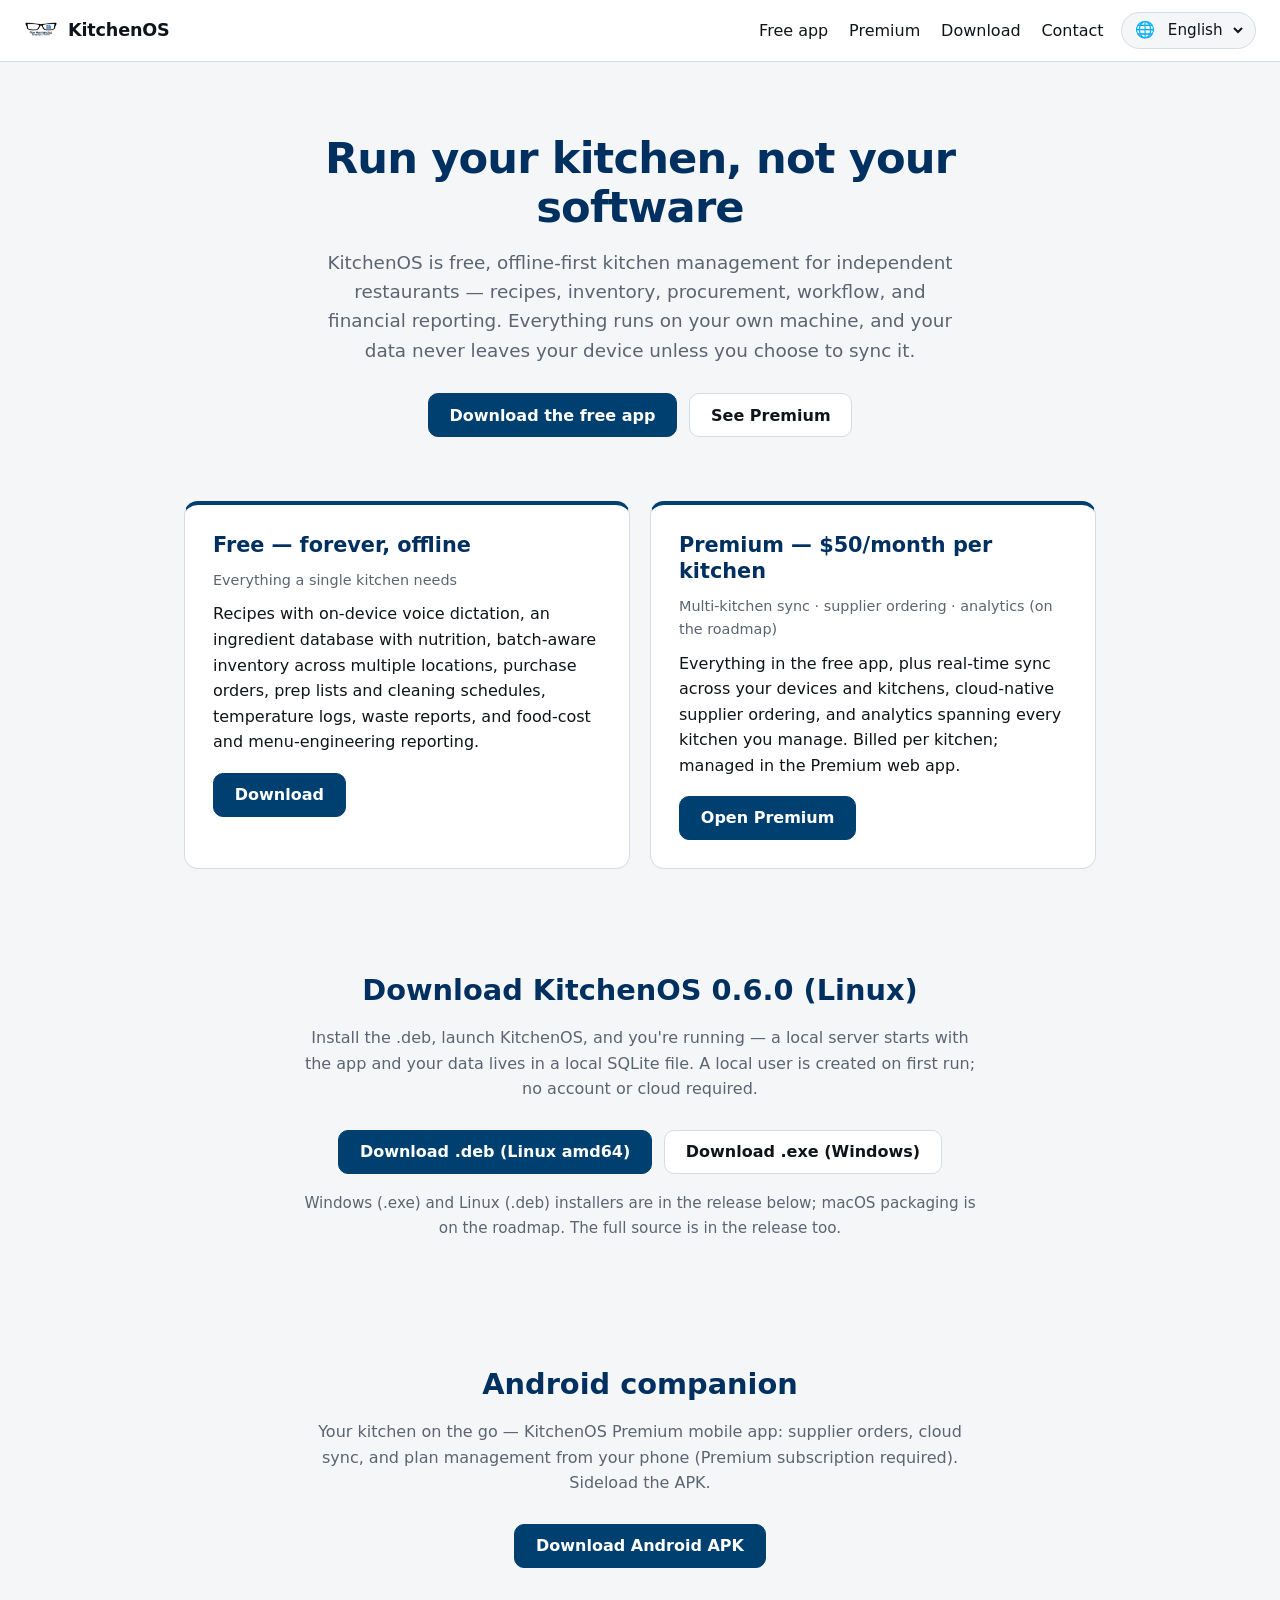
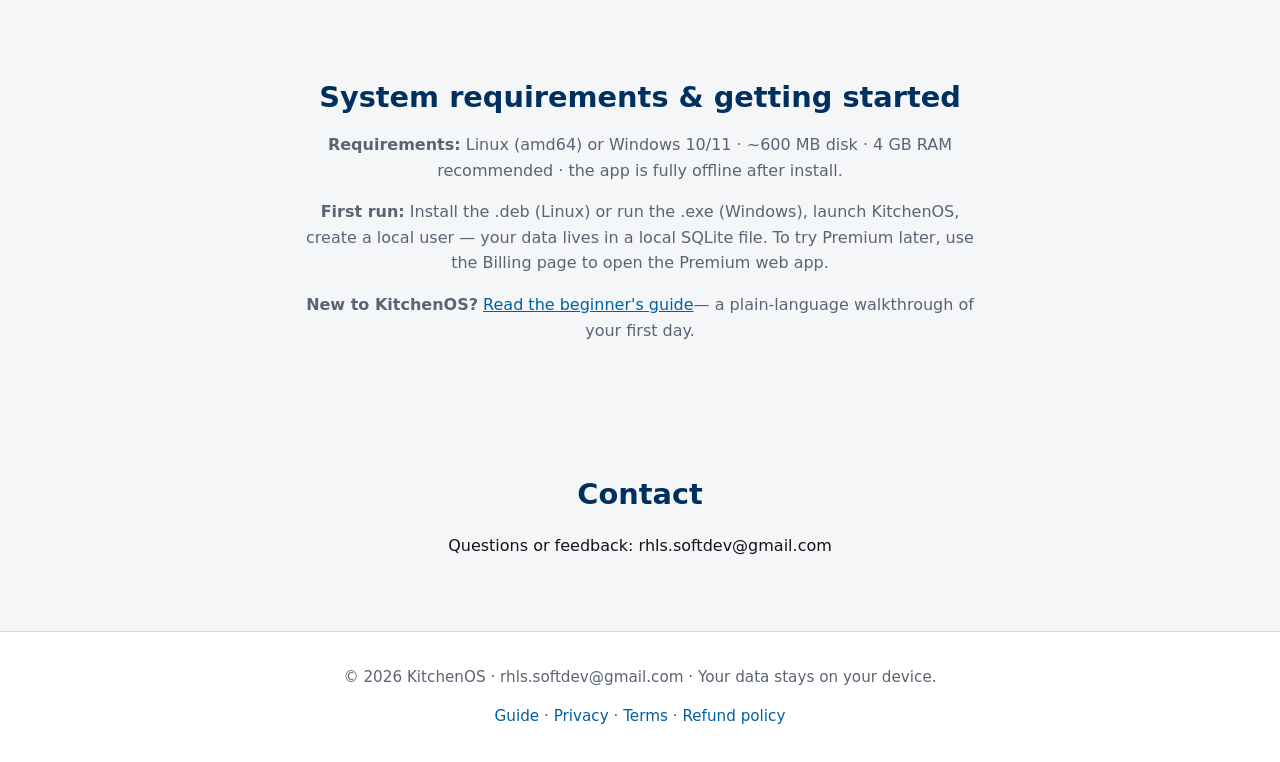
<file: index.html>
<!doctype html>
<html lang="en">
	<head>
		<meta charset="UTF-8" />
		<meta name="viewport" content="width=device-width, initial-scale=1.0" />
		<title>KitchenOS — offline-first kitchen management for independent restaurants</title>
		<meta
			name="description"
			content="KitchenOS — free, offline-first kitchen management for independent restaurants. Recipes, inventory, procurement, workflow, and financial reporting — your data stays on your device. Premium adds multi-kitchen sync, supplier ordering, and cross-kitchen analytics."
		/>
		<link rel="icon" type="image/png" href="favicon.png" />
		<meta property="og:title" content="KitchenOS" />
		<meta property="og:description" content="Free, offline-first kitchen management for independent restaurants — recipes, inventory, procurement, workflow, and financial reporting. Your data stays on your device. Premium adds multi-kitchen sync and supplier ordering." />
		<meta property="og:site_name" content="KitchenOS" />
		<meta property="og:type" content="website" />
		<meta property="og:url" content="https://rhls-softdev.github.io/kitchenos-launch/" />
		<meta property="og:image" content="https://rhls-softdev.github.io/kitchenos-launch/og-image.png" />
		<meta name="twitter:card" content="summary" />
		<meta name="twitter:title" content="KitchenOS — run your kitchen, not your software" />
		<meta name="twitter:description" content="Free, offline-first kitchen management for independent restaurants — recipes, inventory, procurement, workflow, and financial reporting. Your data stays on your device." />
		<meta name="twitter:image" content="https://rhls-softdev.github.io/kitchenos-launch/og-image.png" />
		<meta name="theme-color" content="#004070" />
		<link rel="canonical" href="https://rhls-softdev.github.io/kitchenos-launch/" />
		
		<script type="application/ld+json">
		{
			"@context": "https://schema.org",
			"@type": "WebApplication",
			"name": "KitchenOS",
			"description": "Offline-first kitchen management for independent restaurants.",
			"url": "https://rhls-softdev.github.io/kitchenos-launch/premium/",
			"applicationCategory": "UtilityApplication"
		}
		</script>
		<link rel="stylesheet" href="styles.css" />
	</head>
	<body>
		<header class="topbar">
			<a class="brand-lockup" href="index.html">
				<img src="rhls-logo-sm.png" alt="RHLS" class="topbar-logo" />
				<span class="brand">KitchenOS</span>
			</a>
			<div class="topbar-end">
				<nav>
					<a href="#free" data-i18n="kos.nav.free">Free app</a>
					<a href="#premium" data-i18n="kos.nav.premium">Premium</a>
					<a href="#download" data-i18n="kos.nav.download">Download</a>
					<a href="#contact" data-i18n="kos.nav.contact">Contact</a>
				</nav>
				<div class="lang-bar">
					<label for="lang-select">🌐</label>
					<select id="lang-select" aria-label="Language"></select>
				</div>
			</div>
		</header>

		<section class="hero">
			<h1><span data-i18n="kos.hero.title">Run your kitchen, not your software</span></h1>
			<p data-i18n="kos.hero.sub">KitchenOS is free, offline-first kitchen management for independent restaurants — recipes, inventory, procurement, workflow, and financial reporting. Everything runs on your own machine, and your data never leaves your device unless you choose to sync it.</p>
			<div class="hero-actions">
				<a class="btn btn-primary" href="#download" data-i18n="kos.hero.cta.dl">Download the free app</a>
				<a class="btn" href="premium/" data-i18n="kos.hero.cta.premium">See Premium</a>
			</div>
		</section>

		<main class="products">
			<article class="card" id="free">
				<h2 data-i18n="kos.card.free.title">Free — forever, offline</h2>
				<p class="tag" data-i18n="kos.card.free.tag">Everything a single kitchen needs</p>
				<p data-i18n="kos.card.free.body">Recipes with on-device voice dictation, an ingredient database with nutrition, batch-aware inventory across multiple locations, purchase orders, prep lists and cleaning schedules, temperature logs, waste reports, and food-cost and menu-engineering reporting.</p>
				<div class="card-actions">
			<a class="btn btn-primary" href="#download" data-i18n="kos.card.free.cta">Download</a>
				</div>
			</article>

			<article class="card" id="premium">
				<h2 data-i18n="kos.card.premium.title">Premium — $50/month per kitchen</h2>
				<p class="tag" data-i18n="kos.card.premium.tag">Multi-kitchen sync · supplier ordering · analytics (on the roadmap)</p>
				<p data-i18n="kos.card.premium.body">Everything in the free app, plus real-time sync across your devices and kitchens, cloud-native supplier ordering, and analytics spanning every kitchen you manage. Billed per kitchen; managed in the Premium web app.</p>
				<div class="card-actions">
					<a class="btn btn-primary" href="premium/" data-i18n="kos.card.premium.cta">Open Premium</a>
				</div>
			</article>
		</main>

		<section id="download" class="download">
			<h2 data-i18n="kos.dl.title">Download KitchenOS 0.6.0 (Linux)</h2>
			<p data-i18n="kos.dl.body">Install the .deb, launch KitchenOS, and you're running — a local server starts with the app and your data lives in a local SQLite file. A local user is created on first run; no account or cloud required.</p>
			<div class="hero-actions">
				<a class="btn btn-primary" id="deb-download"
					href="https://github.com/RHLS-softdev/kitchenos-launch/releases/latest/download/KitchenOS-0.6.0-linux-amd64.deb" data-i18n="kos.dl.cta">Download .deb (Linux amd64)</a>
				<a class="btn" id="exe-download"
					href="https://github.com/RHLS-softdev/kitchenos-launch/releases/latest/download/KitchenOS-0.6.0-win64.exe">Download .exe (Windows)</a>
			</div>
			<p class="muted-note">
				Windows (.exe) and Linux (.deb) installers are in the release below;
				macOS packaging is on the roadmap. The full source is in the release too.
			</p>
		</section>

		<section id="android" class="download">
			<h2 data-i18n="kos.android.title">Android companion</h2>
			<p data-i18n="kos.android.body">Your kitchen on the go — KitchenOS Premium mobile app: supplier orders, cloud sync, and plan management from your phone (Premium subscription required). Sideload the APK.</p>
			<div class="hero-actions">
				<a class="btn btn-primary" id="apk-download" href="https://github.com/RHLS-softdev/kitchenos-launch/releases/latest/download/KitchenOS-Premium-0.6.0-android.apk" data-i18n="kos.android.cta">Download Android APK</a>
			</div>
		</section>

		<section id="requirements" class="download">
			<h2 data-i18n="kos.req.title">System requirements &amp; getting started</h2>
			<p><strong data-i18n="kos.req.reqLabel">Requirements:</strong> <span data-i18n="kos.req.reqBody">Linux (amd64) or Windows 10/11 · ~600 MB disk · 4 GB RAM recommended · the app is fully offline after install.</span></p>
			<p><strong data-i18n="kos.req.firstLabel">First run:</strong> <span data-i18n="kos.req.firstBody">Install the .deb (Linux) or run the .exe (Windows), launch KitchenOS, create a local user — your data lives in a local SQLite file. To try Premium later, use the Billing page to open the Premium web app.</span></p>
			<p><strong data-i18n="kos.req.newLabel">New to KitchenOS?</strong> <a href="guide.html" data-i18n="kos.req.guideLink">Read the beginner's guide</a><span data-i18n="kos.req.newAfter"> — a plain-language walkthrough of your first day.</span></p>
		</section>

		<section id="contact" class="contact">
			<h2 data-i18n="kos.contact.title">Contact</h2>
			<p>
				<span data-i18n="kos.contact.body">Questions or feedback: rhls.softdev@gmail.com</span>
			</p>
		</section>

		<footer>
			<p>
				<span data-i18n="kos.footer">© 2026 KitchenOS · rhls.softdev@gmail.com · Your data stays on your device.</span>
			</p>
			<p class="legal-links"><a data-i18n="app.legal.guide" href="guide.html">Guide</a> · <a data-i18n="app.legal.privacy" href="privacy.html">Privacy</a> · <a data-i18n="app.legal.terms" href="terms.html">Terms</a> · <a data-i18n="app.legal.refund" href="refund.html">Refund policy</a></p>
		</footer>

		<script>
			document.getElementById("apk-download").href =
				"https://github.com/RHLS-softdev/kitchenos-launch/releases/latest/download/KitchenOS-Premium-0.6.0-android.apk";
			// Permanent release URLs (GitHub Releases on the launch repo).
			document.getElementById("deb-download").href =
				"https://github.com/RHLS-softdev/kitchenos-launch/releases/latest/download/KitchenOS-0.6.0-linux-amd64.deb";
		</script>
		<script src="localize/i18n-site.js"></script>
		<script>
			var switcher = document.getElementById("lang-select");
			window.i18n.init({
				renderSwitcher: function (locales, current, switchTo) {
					Object.keys(locales).forEach(function (tag) {
						var opt = document.createElement("option");
						opt.value = tag; opt.textContent = locales[tag].name;
						opt.selected = tag === current;
						switcher.appendChild(opt);
					});
					switcher.addEventListener("change", function () { switchTo(switcher.value); });
				}
			});
		</script>
	</body>
</html>
</file>
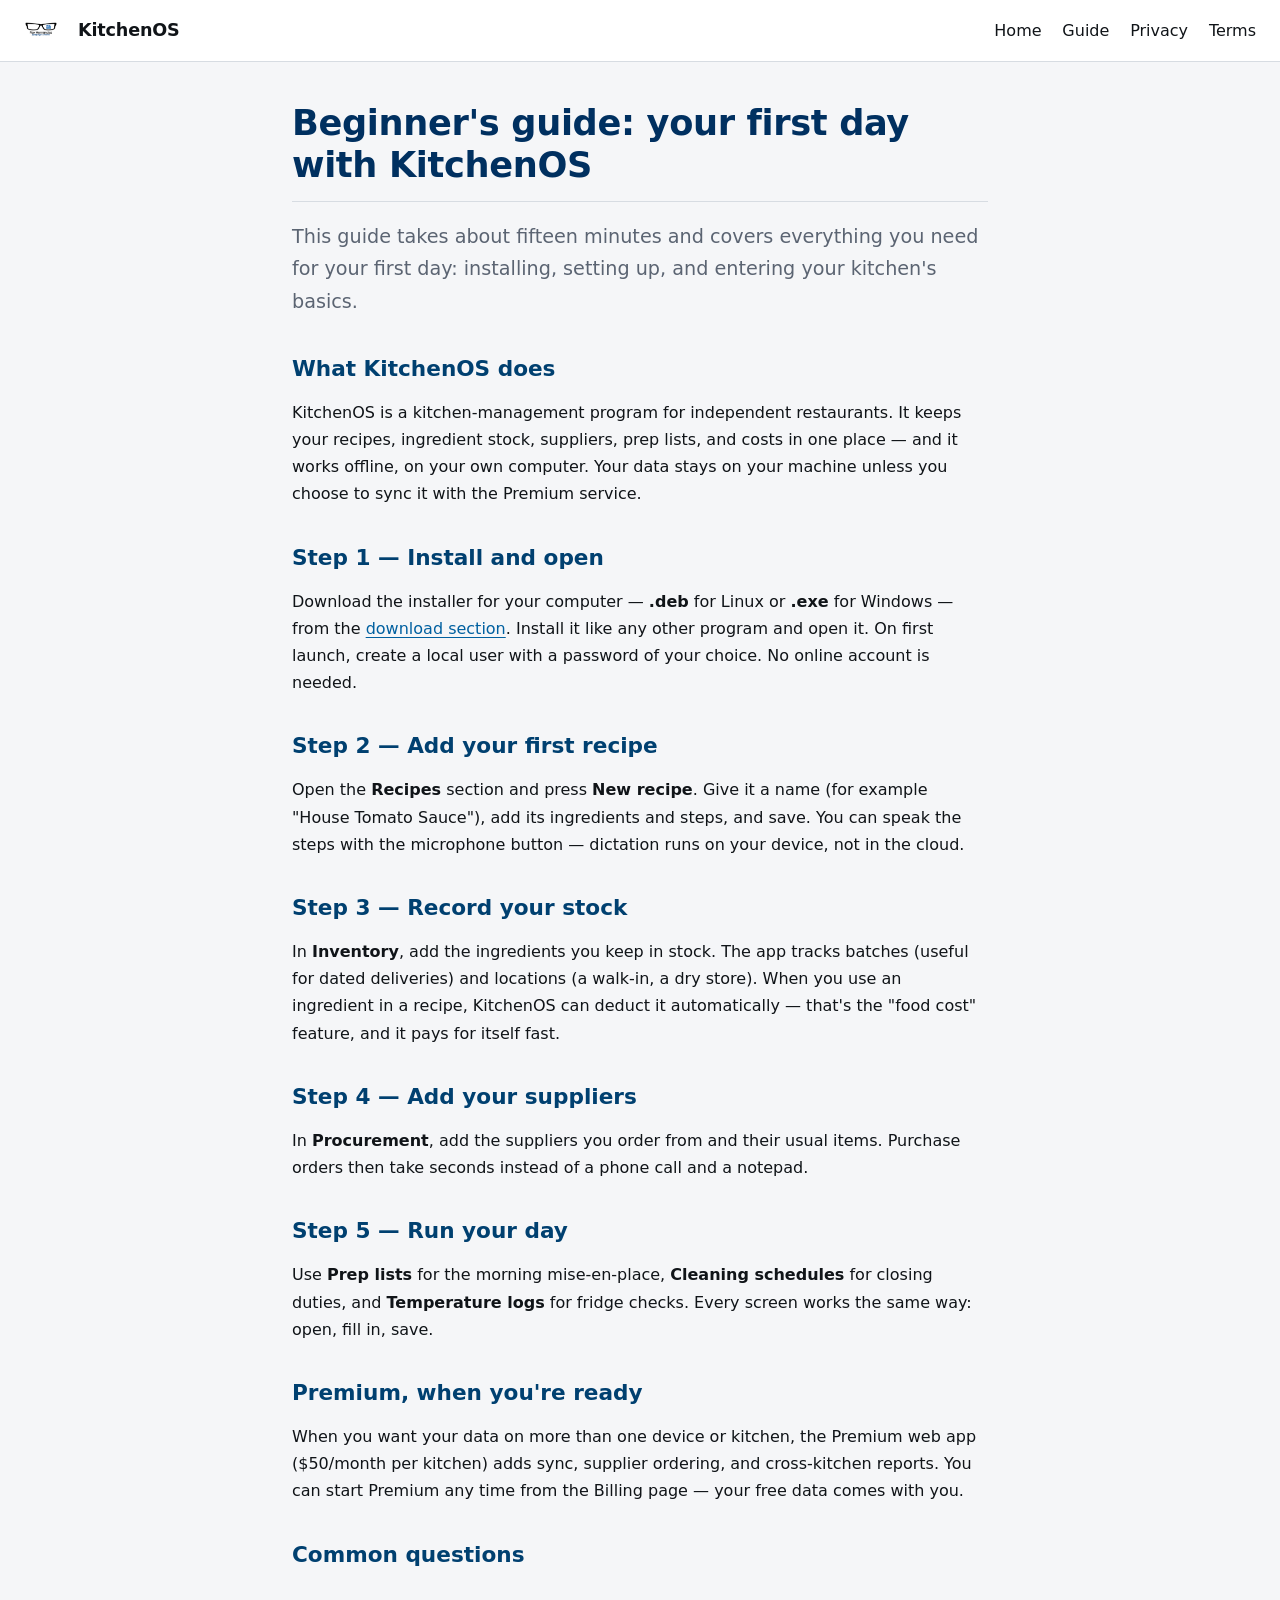
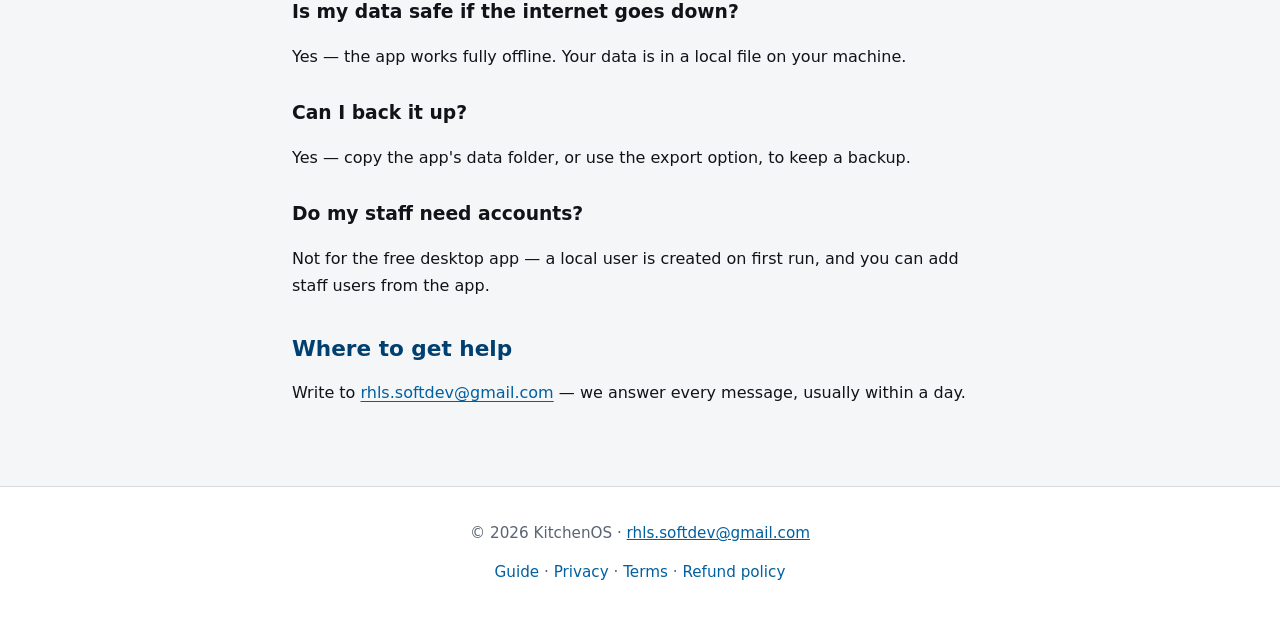
<file: guide.html>
<!doctype html>
<html lang="en">
	<head>
		<meta charset="UTF-8" />
		<meta name="viewport" content="width=device-width, initial-scale=1.0" />
		<title>Beginner's guide: your first day with KitchenOS — KitchenOS</title>
		<meta name="description" content="A plain-language guide to KitchenOS for restaurant owners and managers: install it, set up your kitchen, add your recipes and suppliers, and start your first day. No technical background needed." />
		<link rel="icon" type="image/png" href="favicon.png" />
		<meta property="og:title" content="Beginner's guide: your first day with KitchenOS — KitchenOS" />
		<meta property="og:type" content="website" />
		<meta property="og:url" content="https://rhls-softdev.github.io/kitchenos-launch/guide.html" />
		<meta property="og:image" content="https://rhls-softdev.github.io/kitchenos-launch/og-image.png" />
		<meta name="twitter:card" content="summary" />
		<link rel="canonical" href="https://rhls-softdev.github.io/kitchenos-launch/guide.html" />
		<link rel="stylesheet" href="styles.css" />
	</head>
	<body>
		<header class="topbar">
			<a href="index.html"><img src="rhls-logo-sm.png" alt="RHLS" class="topbar-logo" /></a>
			<span class="brand">KitchenOS</span>
			<nav>
				<a href="index.html">Home</a>
				<a href="guide.html">Guide</a>
				<a href="privacy.html">Privacy</a>
				<a href="terms.html">Terms</a>
			</nav>
		</header>
		<main class="legal">
			<h1>Beginner's guide: your first day with KitchenOS</h1>
			<p class="guide-lead">This guide takes about fifteen minutes and covers everything you need for your first day: installing, setting up, and entering your kitchen's basics.</p>
			<h2>What KitchenOS does</h2>
			<p>
				KitchenOS is a kitchen-management program for independent restaurants.
				It keeps your recipes, ingredient stock, suppliers, prep lists, and
				costs in one place — and it works offline, on your own computer. Your
				data stays on your machine unless you choose to sync it with the
				Premium service.
			</p>

			<h2>Step 1 — Install and open</h2>
			<p>
				Download the installer for your computer — <strong>.deb</strong> for
				Linux or <strong>.exe</strong> for Windows — from the
				<a href="index.html#download">download section</a>. Install it like any
				other program and open it. On first launch, create a local user with a
				password of your choice. No online account is needed.
			</p>

			<h2>Step 2 — Add your first recipe</h2>
			<p>
				Open the <strong>Recipes</strong> section and press
				<strong>New recipe</strong>. Give it a name (for example "House
				Tomato Sauce"), add its ingredients and steps, and save. You can speak
				the steps with the microphone button — dictation runs on your device,
				not in the cloud.
			</p>

			<h2>Step 3 — Record your stock</h2>
			<p>
				In <strong>Inventory</strong>, add the ingredients you keep in stock.
				The app tracks batches (useful for dated deliveries) and locations (a
				walk-in, a dry store). When you use an ingredient in a recipe,
				KitchenOS can deduct it automatically — that's the "food cost"
				feature, and it pays for itself fast.
			</p>

			<h2>Step 4 — Add your suppliers</h2>
			<p>
				In <strong>Procurement</strong>, add the suppliers you order from and
				their usual items. Purchase orders then take seconds instead of a
				phone call and a notepad.
			</p>

			<h2>Step 5 — Run your day</h2>
			<p>
				Use <strong>Prep lists</strong> for the morning mise-en-place,
				<strong>Cleaning schedules</strong> for closing duties, and
				<strong>Temperature logs</strong> for fridge checks. Every screen
				works the same way: open, fill in, save.
			</p>

			<h2>Premium, when you're ready</h2>
			<p>
				When you want your data on more than one device or kitchen, the
				Premium web app ($50/month per kitchen) adds sync, supplier ordering,
				and cross-kitchen reports. You can start Premium any time from the
				Billing page — your free data comes with you.
			</p>

			<h2>Common questions</h2>
			<h3>Is my data safe if the internet goes down?</h3>
			<p>Yes — the app works fully offline. Your data is in a local file on your machine.</p>
			<h3>Can I back it up?</h3>
			<p>Yes — copy the app's data folder, or use the export option, to keep a backup.</p>
			<h3>Do my staff need accounts?</h3>
			<p>Not for the free desktop app — a local user is created on first run, and you
				can add staff users from the app.</p>

			<h2>Where to get help</h2>
			<p>
				Write to <a href="mailto:rhls.softdev@gmail.com">rhls.softdev@gmail.com</a> —
				we answer every message, usually within a day.
			</p>
		</main>
		<footer>
			<p>&copy; 2026 KitchenOS &middot; <a href="mailto:rhls.softdev@gmail.com">rhls.softdev@gmail.com</a></p>
			<p class="legal-links"><a href="guide.html">Guide</a> &middot; <a href="privacy.html">Privacy</a> &middot; <a href="terms.html">Terms</a> &middot; <a href="refund.html">Refund policy</a></p>
		</footer>
	</body>
</html>
</file>
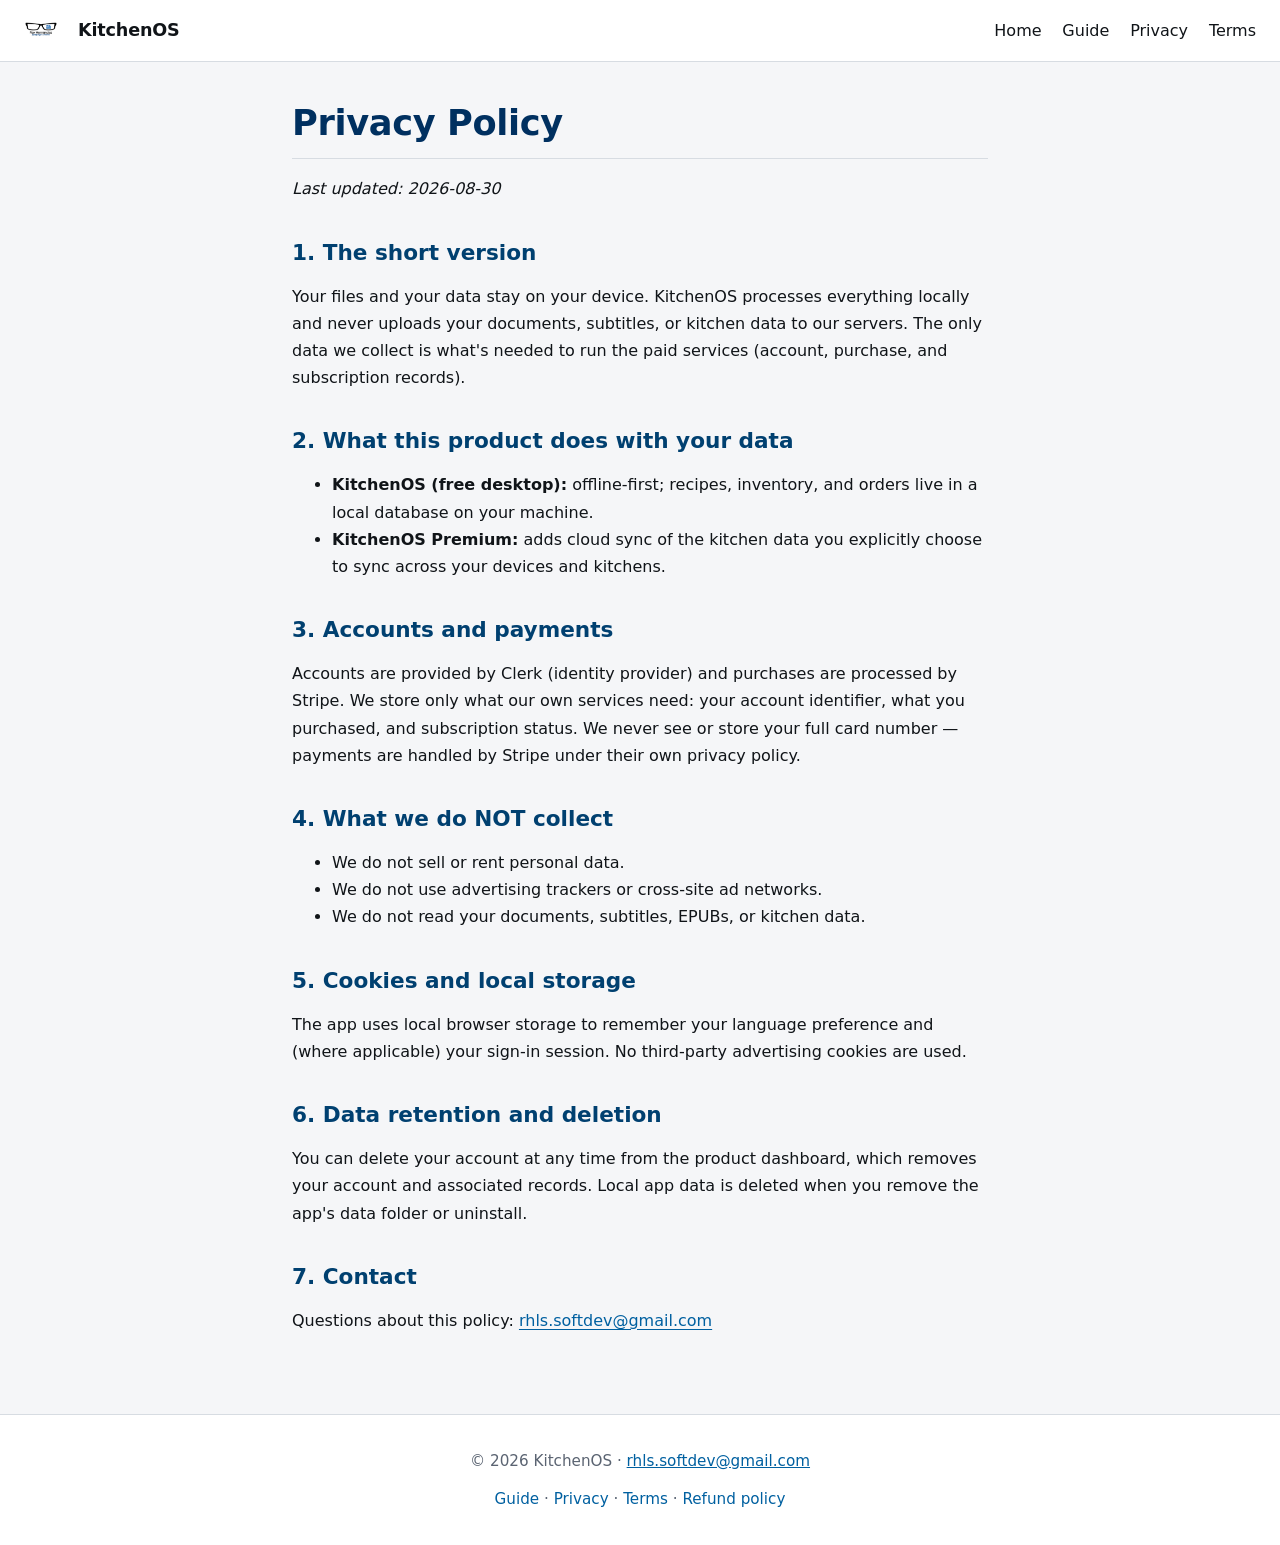
<file: privacy.html>
<!doctype html>
<html lang="en">
	<head>
		<meta charset="UTF-8" />
		<meta name="viewport" content="width=device-width, initial-scale=1.0" />
		<title>Privacy Policy — KitchenOS</title>
		<meta name="description" content="How KitchenOS (free desktop app and Premium web app) handle your data — what stays on your device, what we store, and what we never collect." />
		<link rel="icon" type="image/png" href="favicon.png" />
		<meta property="og:title" content="Privacy Policy — KitchenOS" />
		<meta property="og:type" content="website" />
		<meta property="og:url" content="https://rhls-softdev.github.io/kitchenos-launch/privacy.html" />
		<meta property="og:image" content="https://rhls-softdev.github.io/kitchenos-launch/og-image.png" />
		<meta name="twitter:card" content="summary" />
		<link rel="canonical" href="https://rhls-softdev.github.io/kitchenos-launch/privacy.html" />
		<link rel="stylesheet" href="styles.css" />
	</head>
	<body>
		<header class="topbar">
			<a href="index.html"><img src="rhls-logo-sm.png" alt="RHLS" class="topbar-logo" /></a>
			<span class="brand">KitchenOS</span>
			<nav>
				<a href="index.html">Home</a>
				<a href="guide.html">Guide</a>
				<a href="privacy.html">Privacy</a>
				<a href="terms.html">Terms</a>
			</nav>
		</header>
		<main class="legal">
			<h1>Privacy Policy</h1>
			<p><em>Last updated: 2026-08-30</em></p>

			<h2>1. The short version</h2>
			<p>
				Your files and your data stay on your device. KitchenOS processes
				everything locally and never uploads your documents, subtitles, or
				kitchen data to our servers. The only data we collect is what's needed
				to run the paid services (account, purchase, and subscription records).
			</p>

			<h2>2. What this product does with your data</h2>
			<ul>
				<li><strong>KitchenOS (free desktop):</strong> offline-first; recipes, inventory, and orders live in a local database on your machine.</li>
				<li><strong>KitchenOS Premium:</strong> adds cloud sync of the kitchen data you explicitly choose to sync across your devices and kitchens.</li>
			</ul>

			<h2>3. Accounts and payments</h2>
			<p>
				Accounts are provided by Clerk (identity provider) and purchases are
				processed by Stripe. We store only what our own services need: your
				account identifier, what you purchased, and subscription status. We
				never see or store your full card number — payments are handled by
				Stripe under their own privacy policy.
			</p>

			<h2>4. What we do NOT collect</h2>
			<ul>
				<li>We do not sell or rent personal data.</li>
				<li>We do not use advertising trackers or cross-site ad networks.</li>
				<li>We do not read your documents, subtitles, EPUBs, or kitchen data.</li>
			</ul>

			<h2>5. Cookies and local storage</h2>
			<p>
				The app uses local browser storage to remember your language
				preference and (where applicable) your sign-in session. No third-party
				advertising cookies are used.
			</p>

			<h2>6. Data retention and deletion</h2>
			<p>
				You can delete your account at any time from the product dashboard,
				which removes your account and associated records. Local app data is
				deleted when you remove the app's data folder or uninstall.
			</p>

			<h2>7. Contact</h2>
			<p>
				Questions about this policy: <a href="mailto:rhls.softdev@gmail.com">rhls.softdev@gmail.com</a>
			</p>
		</main>
		<footer>
			<p>&copy; 2026 KitchenOS &middot; <a href="mailto:rhls.softdev@gmail.com">rhls.softdev@gmail.com</a></p>
			<p class="legal-links"><a href="guide.html">Guide</a> &middot; <a href="privacy.html">Privacy</a> &middot; <a href="terms.html">Terms</a> &middot; <a href="refund.html">Refund policy</a></p>
		</footer>
	</body>
</html>
</file>
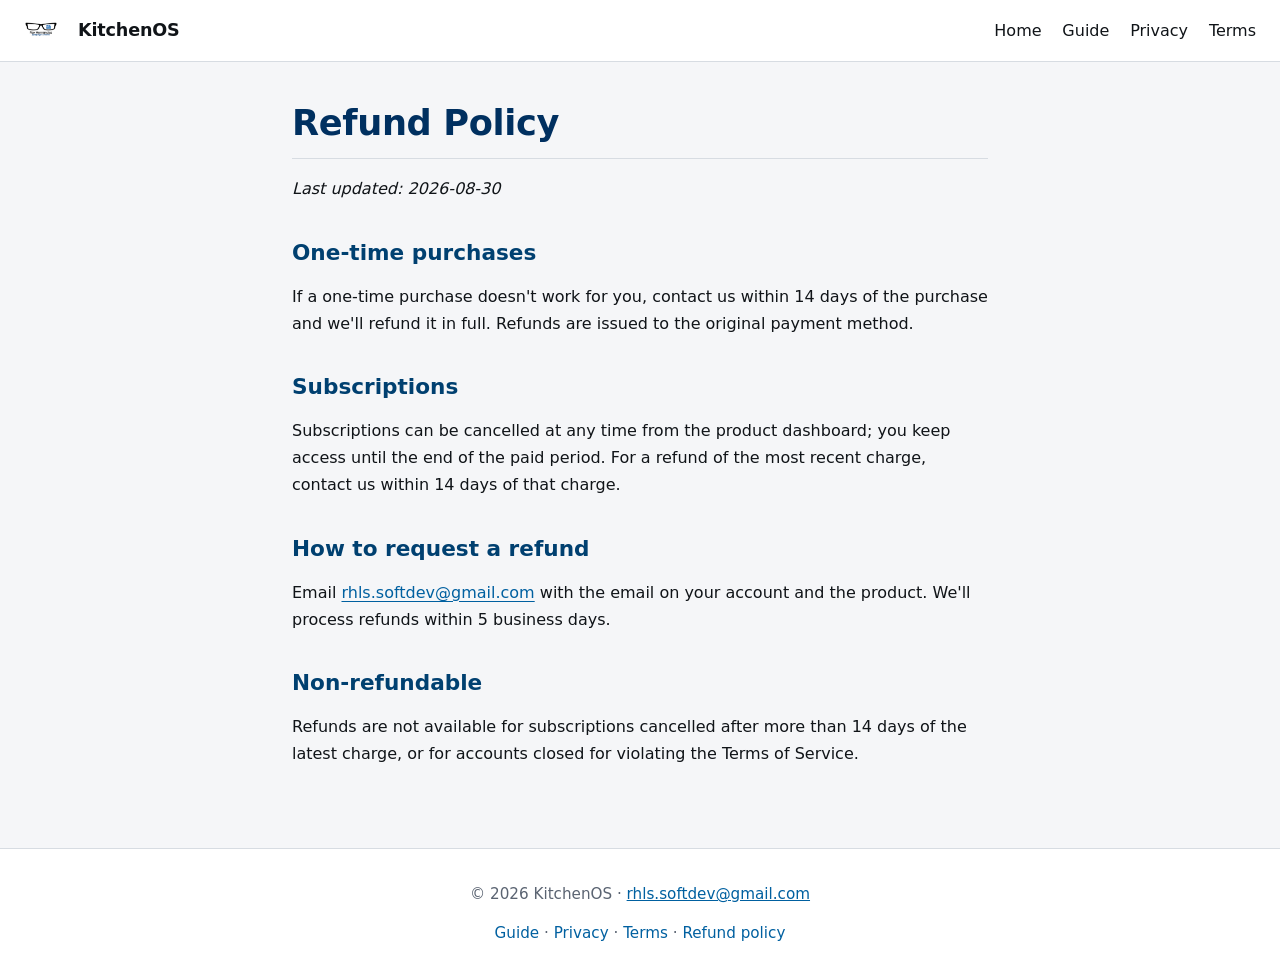
<file: refund.html>
<!doctype html>
<html lang="en">
	<head>
		<meta charset="UTF-8" />
		<meta name="viewport" content="width=device-width, initial-scale=1.0" />
		<title>Refund Policy — KitchenOS</title>
		<meta name="description" content="The refund policy for KitchenOS (free desktop app and Premium web app) purchases and subscriptions." />
		<link rel="icon" type="image/png" href="favicon.png" />
		<meta property="og:title" content="Refund Policy — KitchenOS" />
		<meta property="og:type" content="website" />
		<meta property="og:url" content="https://rhls-softdev.github.io/kitchenos-launch/refund.html" />
		<meta property="og:image" content="https://rhls-softdev.github.io/kitchenos-launch/og-image.png" />
		<meta name="twitter:card" content="summary" />
		<link rel="canonical" href="https://rhls-softdev.github.io/kitchenos-launch/refund.html" />
		<link rel="stylesheet" href="styles.css" />
	</head>
	<body>
		<header class="topbar">
			<a href="index.html"><img src="rhls-logo-sm.png" alt="RHLS" class="topbar-logo" /></a>
			<span class="brand">KitchenOS</span>
			<nav>
				<a href="index.html">Home</a>
				<a href="guide.html">Guide</a>
				<a href="privacy.html">Privacy</a>
				<a href="terms.html">Terms</a>
			</nav>
		</header>
		<main class="legal">
			<h1>Refund Policy</h1>
			<p><em>Last updated: 2026-08-30</em></p>

			<h2>One-time purchases</h2>
			<p>
				If a one-time purchase doesn't work for you, contact us within 14 days
				of the purchase and we'll refund it in full. Refunds are issued to the
				original payment method.
			</p>

			<h2>Subscriptions</h2>
			<p>
				Subscriptions can be cancelled at any time from the product dashboard;
				you keep access until the end of the paid period. For a refund of the
				most recent charge, contact us within 14 days of that charge.
			</p>

			<h2>How to request a refund</h2>
			<p>
				Email <a href="mailto:rhls.softdev@gmail.com">rhls.softdev@gmail.com</a>
				with the email on your account and the product. We'll process refunds
				within 5 business days.
			</p>

			<h2>Non-refundable</h2>
			<p>
				Refunds are not available for subscriptions cancelled after more than
				14 days of the latest charge, or for accounts closed for violating the
				Terms of Service.
			</p>
		</main>
		<footer>
			<p>&copy; 2026 KitchenOS &middot; <a href="mailto:rhls.softdev@gmail.com">rhls.softdev@gmail.com</a></p>
			<p class="legal-links"><a href="guide.html">Guide</a> &middot; <a href="privacy.html">Privacy</a> &middot; <a href="terms.html">Terms</a> &middot; <a href="refund.html">Refund policy</a></p>
		</footer>
	</body>
</html>
</file>
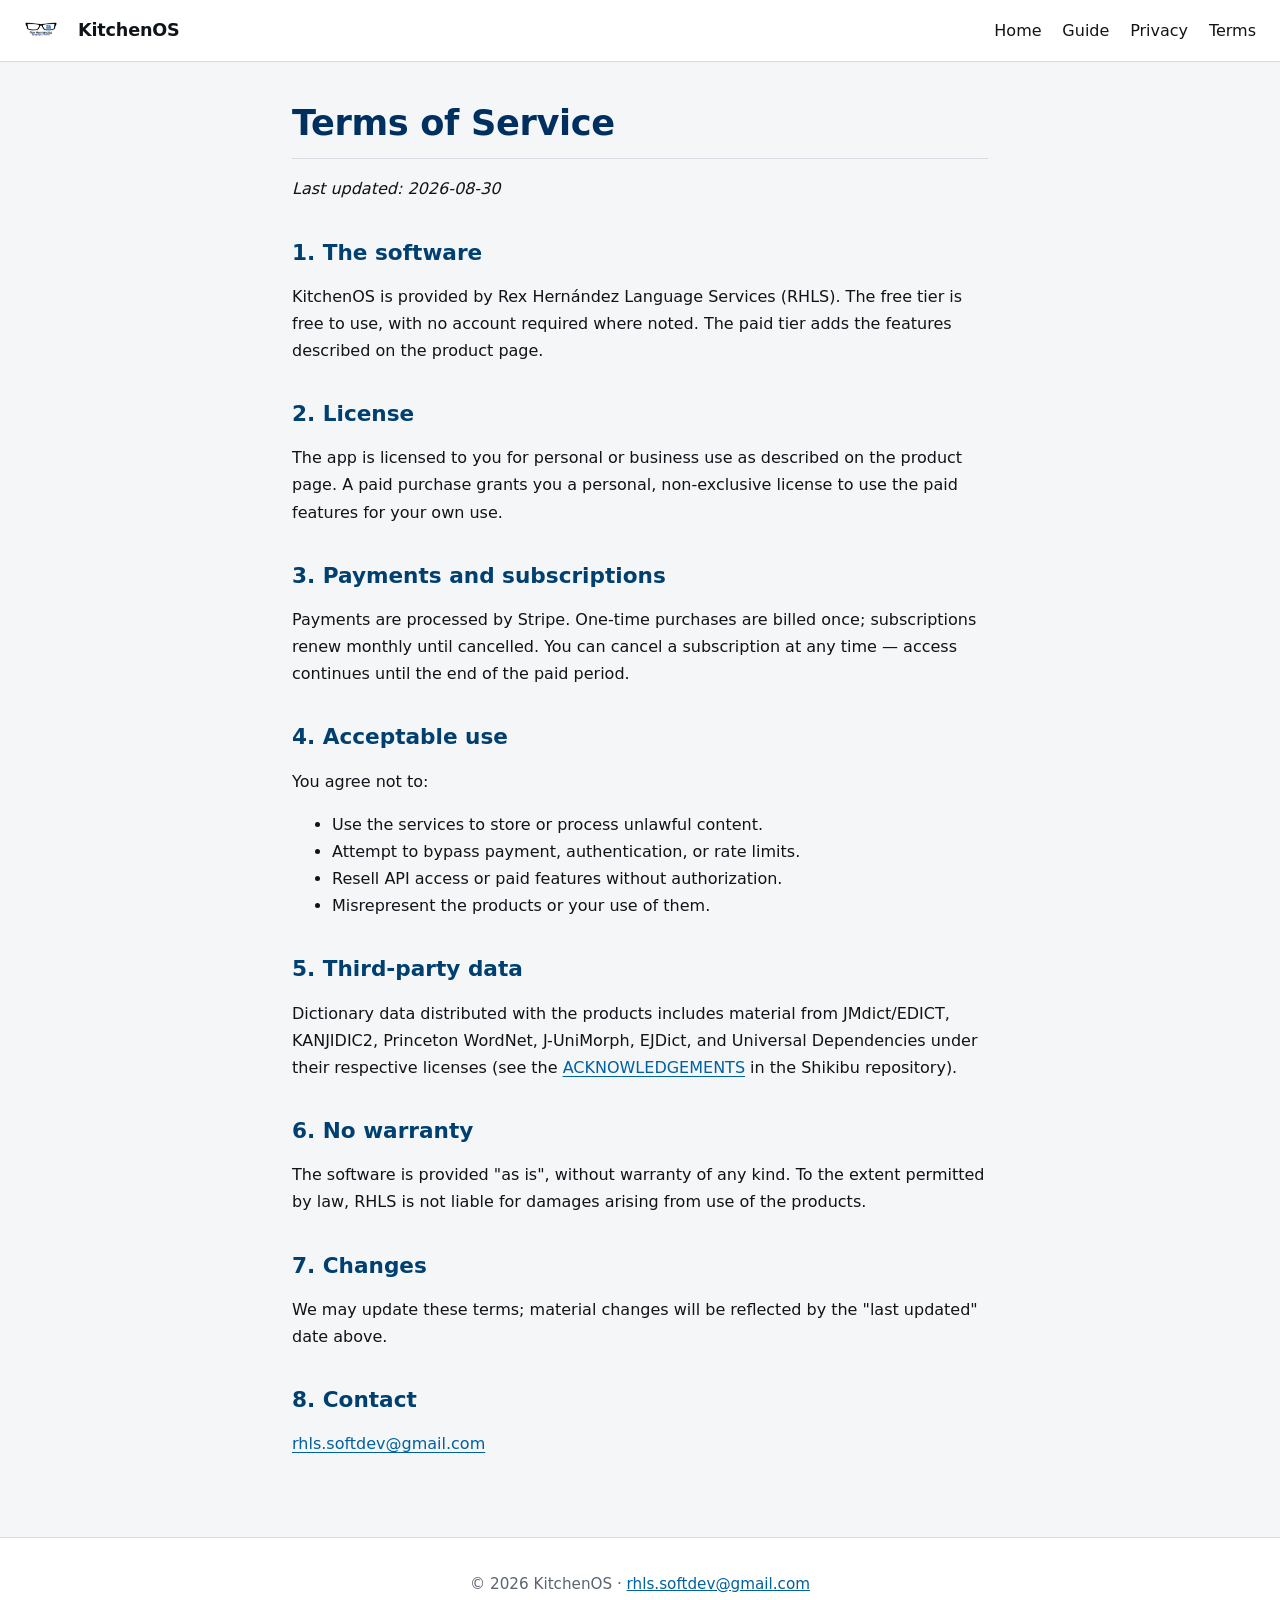
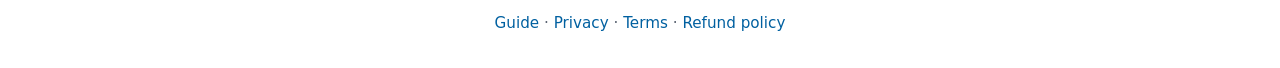
<file: terms.html>
<!doctype html>
<html lang="en">
	<head>
		<meta charset="UTF-8" />
		<meta name="viewport" content="width=device-width, initial-scale=1.0" />
		<title>Terms of Service — KitchenOS</title>
		<meta name="description" content="The terms of use for KitchenOS (free desktop app and Premium web app)." />
		<link rel="icon" type="image/png" href="favicon.png" />
		<meta property="og:title" content="Terms of Service — KitchenOS" />
		<meta property="og:type" content="website" />
		<meta property="og:url" content="https://rhls-softdev.github.io/kitchenos-launch/terms.html" />
		<meta property="og:image" content="https://rhls-softdev.github.io/kitchenos-launch/og-image.png" />
		<meta name="twitter:card" content="summary" />
		<link rel="canonical" href="https://rhls-softdev.github.io/kitchenos-launch/terms.html" />
		<link rel="stylesheet" href="styles.css" />
	</head>
	<body>
		<header class="topbar">
			<a href="index.html"><img src="rhls-logo-sm.png" alt="RHLS" class="topbar-logo" /></a>
			<span class="brand">KitchenOS</span>
			<nav>
				<a href="index.html">Home</a>
				<a href="guide.html">Guide</a>
				<a href="privacy.html">Privacy</a>
				<a href="terms.html">Terms</a>
			</nav>
		</header>
		<main class="legal">
			<h1>Terms of Service</h1>
			<p><em>Last updated: 2026-08-30</em></p>

			<h2>1. The software</h2>
			<p>
				KitchenOS is provided by Rex Hernández Language Services (RHLS). The free
				tier is free to use, with no account required where noted. The paid
				tier adds the features described on the product page.
			</p>

			<h2>2. License</h2>
			<p>
				The app is licensed to you for personal or business use as described on
				the product page. A paid purchase grants you a personal, non-exclusive
				license to use the paid features for your own use.
			</p>

			<h2>3. Payments and subscriptions</h2>
			<p>
				Payments are processed by Stripe. One-time purchases are billed once;
				subscriptions renew monthly until cancelled. You can cancel a
				subscription at any time — access continues until the end of the paid
				period.
			</p>

			<h2>4. Acceptable use</h2>
			<p>You agree not to:</p>
			<ul>
				<li>Use the services to store or process unlawful content.</li>
				<li>Attempt to bypass payment, authentication, or rate limits.</li>
				<li>Resell API access or paid features without authorization.</li>
				<li>Misrepresent the products or your use of them.</li>
			</ul>

			<h2>5. Third-party data</h2>
			<p>
				Dictionary data distributed with the products includes material from
				JMdict/EDICT, KANJIDIC2, Princeton WordNet, J-UniMorph, EJDict, and
				Universal Dependencies under their respective licenses (see the
				<a href="https://github.com/RHLS-softdev/shikibu/blob/main/ACKNOWLEDGEMENTS.md">ACKNOWLEDGEMENTS</a>
				in the Shikibu repository).
			</p>

			<h2>6. No warranty</h2>
			<p>
				The software is provided "as is", without warranty of any kind. To the
				extent permitted by law, RHLS is not liable for damages arising from
				use of the products.
			</p>

			<h2>7. Changes</h2>
			<p>
				We may update these terms; material changes will be reflected by the
				"last updated" date above.
			</p>

			<h2>8. Contact</h2>
			<p><a href="mailto:rhls.softdev@gmail.com">rhls.softdev@gmail.com</a></p>
		</main>
		<footer>
			<p>&copy; 2026 KitchenOS &middot; <a href="mailto:rhls.softdev@gmail.com">rhls.softdev@gmail.com</a></p>
			<p class="legal-links"><a href="guide.html">Guide</a> &middot; <a href="privacy.html">Privacy</a> &middot; <a href="terms.html">Terms</a> &middot; <a href="refund.html">Refund policy</a></p>
		</footer>
	</body>
</html>
</file>
<file: styles.css>
/* RHLS launch pages — shared design system.
 * Tokens mirror rhls-hub/styles.css (RHLS logo palette: deep-blue #004070 family).
 * Solid colors only; no gradients. Mobile-first; contrast-checked; RTL-ready via
 * logical properties; visible :focus-visible rings; prefers-reduced-motion respected.
 * NOTE: no catalog/locale files are touched from this stylesheet.
 */
:root {
	color-scheme: light;
	--blue-900: #003060;
	--blue-800: #004070;
	--blue-600: #0060a0;
	--blue-100: #e3eef7;
	--ink: #101418;
	--paper: #f5f6f8;
	--white: #ffffff;
	--muted: #5b6472;
	--border: #d7dce2;
	--radius-lg: 14px;
	--radius-md: 10px;
	--font: system-ui, -apple-system, "Segoe UI", Roboto, "Helvetica Neue", Arial, sans-serif;
}

* {
	box-sizing: border-box;
}

html {
	/* anchor jumps clear the sticky header */
	scroll-padding-top: 5.5rem;
}

body {
	margin: 0;
	font-family: var(--font);
	font-size: 1rem;
	line-height: 1.6;
	background: var(--paper);
	color: var(--ink);
	-webkit-font-smoothing: antialiased;
}

img {
	max-width: 100%;
	height: auto;
}

::selection {
	background: var(--blue-100);
}

/* Keyboard visibility everywhere (links, buttons, select) */
:focus-visible {
	outline: 3px solid var(--blue-600);
	outline-offset: 2px;
}

a {
	color: var(--blue-600);
}

/* ---------------------------------- header --------------------------------- */
.topbar {
	position: sticky;
	top: 0;
	z-index: 30;
	display: flex;
	align-items: center;
	flex-wrap: wrap;
	gap: 0.5rem 1.25rem;
	padding: 0.75rem clamp(1rem, 3vw, 1.5rem);
	background: var(--white);
	border-bottom: 1px solid var(--border);
}

.topbar-logo {
	width: 34px;
	height: 34px;
	display: block;
}

.brand {
	font-weight: 700;
	font-size: 1.1rem;
	letter-spacing: -0.01em;
	color: var(--ink);
}

/* Brand lockup links home */
.brand-lockup {
	display: inline-flex;
	align-items: center;
	gap: 0.625rem;
	text-decoration: none;
	color: var(--ink);
}
.brand-lockup:hover,
.brand-lockup:focus-visible {
	color: var(--blue-800);
}

/* Push nav to the end: old pages put <nav> directly in .topbar,
   new structure wraps nav + lang-bar in .topbar-end. */
.topbar > nav,
.topbar-end {
	margin-inline-start: auto;
}

.topbar-end {
	display: flex;
	align-items: center;
	flex-wrap: wrap;
	gap: 0.4rem 1.1rem;
}

.topbar nav {
	display: flex;
	flex-wrap: wrap;
	align-items: center;
	gap: 0.25rem 1.3rem;
}
.topbar nav a {
	color: var(--ink);
	text-decoration: none;
	font-weight: 500;
	padding: 0.35rem 0;
}
.topbar nav a:hover {
	color: var(--blue-600);
	text-decoration: underline;
	text-underline-offset: 0.3em;
	text-decoration-color: var(--border);
}

/* Language switcher (pill, no longer floating over content) */
.lang-bar {
	display: inline-flex;
	align-items: center;
	gap: 0.4rem;
	padding: 0.1rem 0.55rem 0.1rem 0.8rem;
	background: var(--paper);
	border: 1px solid var(--border);
	border-radius: 999px;
}
.lang-bar label {
	font-size: 1rem;
	line-height: 1;
}
.lang-bar select {
	border: 0;
	background: transparent;
	color: var(--ink);
	font: inherit;
	font-size: 0.95rem;
	padding: 0.35rem 0.15rem;
	cursor: pointer;
	border-radius: 999px;
}
.lang-bar select:focus-visible {
	outline: 2px solid var(--blue-600);
	outline-offset: 2px;
}

/* ---------------------------------- hero ----------------------------------- */
.hero {
	text-align: center;
	padding: clamp(3rem, 8vw, 4.5rem) clamp(1.25rem, 5vw, 2rem) clamp(2rem, 5vw, 3rem);
	max-width: 48rem;
	margin: 0 auto;
}
.hero h1 {
	margin: 0 0 0.9rem;
	font-size: clamp(1.85rem, 1.3rem + 2.9vw, 2.7rem);
	line-height: 1.15;
	letter-spacing: -0.02em;
	font-weight: 800;
	color: var(--blue-900);
}
.hero p {
	margin: 0 auto;
	max-width: 40rem;
	color: var(--muted);
	font-size: clamp(1rem, 0.95rem + 0.35vw, 1.15rem);
}
.hero-actions {
	margin-top: 1.75rem;
	display: flex;
	flex-wrap: wrap;
	justify-content: center;
	gap: 0.75rem;
}

/* --------------------------------- buttons --------------------------------- */
.btn {
	display: inline-flex;
	align-items: center;
	justify-content: center;
	min-height: 44px;
	padding: 0.6rem 1.3rem;
	border-radius: var(--radius-md);
	border: 1px solid var(--border);
	background: var(--white);
	color: var(--ink);
	text-decoration: none;
	font-size: 1rem;
	font-weight: 600;
	line-height: 1.2;
	cursor: pointer;
}
.btn:hover {
	background: var(--blue-100);
	border-color: var(--blue-800);
	color: var(--blue-800);
}
.btn-primary {
	background: var(--blue-800);
	border-color: var(--blue-800);
	color: var(--white);
}
.btn-primary:hover {
	background: var(--blue-600);
	border-color: var(--blue-600);
	color: var(--white);
}

/* --------------------------------- product cards ---------------------------- */
.products {
	display: grid;
	grid-template-columns: repeat(auto-fit, minmax(min(100%, 17rem), 1fr));
	gap: 1.25rem;
	max-width: 60rem;
	margin: 0 auto;
	padding: clamp(0.5rem, 2vw, 1rem) clamp(1rem, 4vw, 1.5rem) clamp(2rem, 5vw, 3rem);
}
.card {
	background: var(--white);
	border: 1px solid var(--border);
	border-top: 4px solid var(--blue-800);
	border-radius: var(--radius-lg);
	padding: clamp(1.25rem, 3vw, 1.75rem);
}
.card h2 {
	margin: 0 0 0.4rem;
	font-size: 1.3rem;
	line-height: 1.25;
	color: var(--blue-900);
}
.tag {
	display: block;
	margin: -0.4rem 0 0.9rem;
	color: var(--muted);
	font-size: 0.9rem;
}
.card p {
	margin: 0.6rem 0;
}
.card-actions {
	margin-top: 1.1rem;
	display: flex;
	flex-wrap: wrap;
	align-items: center;
	gap: 0.625rem;
}

/* ------------------------------ section blocks ----------------------------- */
.download {
	text-align: center;
	padding: clamp(2.5rem, 7vw, 3.5rem) clamp(1.25rem, 5vw, 2rem);
	max-width: 46rem;
	margin: 0 auto;
}
.download h2 {
	margin: 0 0 0.75rem;
	font-size: clamp(1.4rem, 1.15rem + 1.2vw, 1.8rem);
	line-height: 1.25;
	color: var(--blue-900);
}
.download p {
	color: var(--muted);
}
.muted-note {
	margin-top: 1.1rem;
	color: var(--muted);
	font-size: 0.95rem;
}

.contact {
	text-align: center;
	padding: clamp(2.5rem, 6vw, 3.5rem) clamp(1.25rem, 5vw, 2rem);
	max-width: 46rem;
	margin: 0 auto;
}
.contact h2 {
	margin: 0 0 0.5rem;
	font-size: clamp(1.4rem, 1.15rem + 1.2vw, 1.8rem);
	color: var(--blue-900);
}
.contact a {
	color: var(--blue-600);
}

/* Pro / premium panel (single wide card) */
.pro {
	text-align: center;
	padding: clamp(0.75rem, 2vw, 1rem) clamp(1rem, 4vw, 1.5rem) clamp(2rem, 5vw, 3rem);
	max-width: 60rem;
	margin: 0 auto;
}
.pro-card {
	text-align: start;
	max-width: 46rem;
	margin-inline: auto;
}
.pro-list {
	text-align: start;
	padding-inline-start: 1.25rem;
	color: var(--muted);
	margin: 0.9rem 0;
}
.pro-list li {
	margin-bottom: 0.5rem;
}
.pro-note {
	color: var(--muted);
	font-size: 0.95rem;
}

/* ---------------------------------- footer --------------------------------- */
footer {
	text-align: center;
	padding: 1.75rem clamp(1rem, 4vw, 1.5rem);
	color: var(--muted);
	font-size: 0.95rem;
	border-top: 1px solid var(--border);
	background: var(--white);
}
footer p {
	margin: 0.35rem 0;
}
.legal-links {
	margin-top: 0.9rem;
	font-size: 0.95rem;
}
.legal-links a {
	color: var(--blue-600);
	text-decoration: none;
}
.legal-links a:hover {
	text-decoration: underline;
	text-underline-offset: 0.25em;
}

/* --------------------------- guide + legal pages --------------------------- */
.guide-lead {
	font-size: clamp(1.05rem, 1rem + 0.4vw, 1.2rem);
	color: var(--muted);
}
main.legal {
	max-width: 47.5rem;
	margin: 0 auto;
	padding: clamp(1.5rem, 5vw, 2.5rem) clamp(1.25rem, 5vw, 2rem) 4rem;
}
main.legal h1 {
	margin: 0 0 0.9rem;
	font-size: clamp(1.7rem, 1.3rem + 1.8vw, 2.2rem);
	line-height: 1.2;
	letter-spacing: -0.01em;
	color: var(--blue-900);
	border-bottom: 1px solid var(--border);
	padding-bottom: 0.9rem;
}
main.legal h2 {
	margin: 2.25rem 0 0.6rem;
	font-size: 1.35rem;
	line-height: 1.3;
	color: var(--blue-800);
}
main.legal h3 {
	margin: 1.75rem 0 0.5rem;
}
main.legal p,
main.legal li {
	line-height: 1.7;
}
main.legal a {
	color: var(--blue-600);
	text-underline-offset: 0.2em;
}
main.legal code {
	background: var(--blue-100);
	padding: 0.1em 0.35em;
	border-radius: 5px;
	font-size: 0.92em;
}

/* ---------------------------------- small screens --------------------------- */
@media (max-width: 40rem) {
	.topbar {
		padding: 0.65rem 0.9rem;
		gap: 0.4rem 0.75rem;
	}
	.brand {
		font-size: 1.02rem;
	}
	.topbar nav {
		gap: 0.1rem 0.95rem;
	}
	.topbar nav a {
		font-size: 0.95rem;
	}
	/* second row of the header: nav on the start, language on the end */
	.topbar-end {
		width: 100%;
		margin-inline-start: 0;
		justify-content: space-between;
	}
}

/* Arabic / RTL: drop letter-spacing that would fragment joined script */
[dir="rtl"] h1,
[dir="rtl"] h2,
[dir="rtl"] .brand {
	letter-spacing: 0;
}

/* ---------------------------------- motion --------------------------------- */
@media (prefers-reduced-motion: no-preference) {
	html {
		scroll-behavior: smooth;
	}
	.topbar nav a,
	.btn,
	.brand-lockup,
	.lang-bar select {
		transition: color 0.15s ease, background-color 0.15s ease,
			border-color 0.15s ease, outline-color 0.15s ease;
	}
}
</file>
